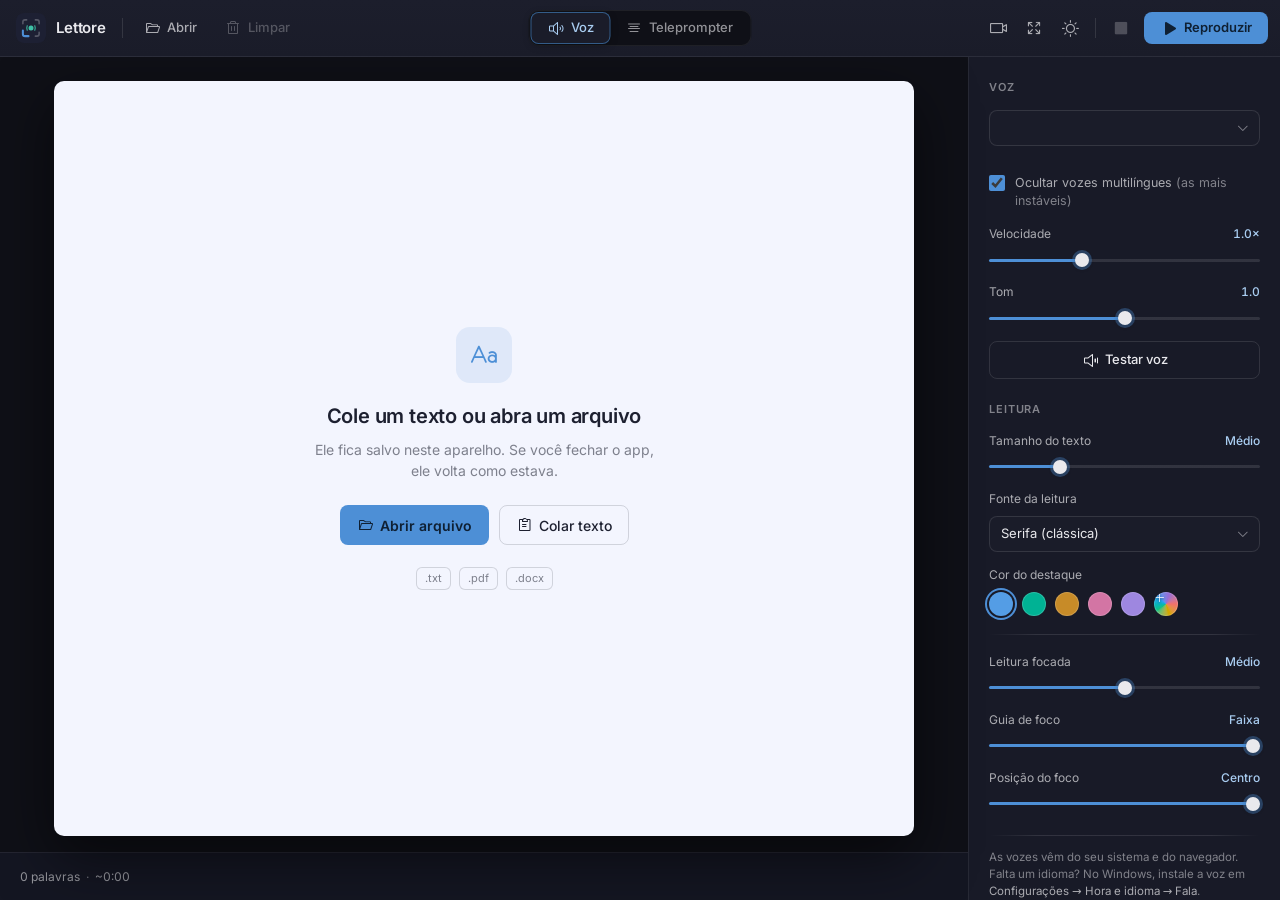
<file: index.html>
<!doctype html><html lang="pt-BR" data-theme="dark"><head><meta charset="utf-8"/><meta name="viewport" content="width=device-width,initial-scale=1,viewport-fit=cover"/><title>Lettore — leitor de textos com voz por IA</title><meta name="description" content="Leitor de textos em voz alta e teleprompter, em português e outros idiomas, com destaque acompanhando a leitura. Funciona offline no navegador."/><link rel="preload" href="fonts/Inter-400.ttf" as="font" type="font/ttf" crossorigin/><link rel="preload" href="fonts/phosphor-regular.woff" as="font" type="font/woff" crossorigin/><link rel="stylesheet" href="styles.css"/><link rel="icon" href="data:image/svg+xml,%3Csvg xmlns='http://www.w3.org/2000/svg' viewBox='0 0 96 96'%3E%3Crect width='96' height='96' rx='22' fill='%231D2033'/%3E%3Cpath d='M18 52 v14 a10 10 0 0 0 10 10 h14' fill='none' stroke='%234D8FD6' stroke-width='10' stroke-linecap='round'/%3E%3Ccircle cx='48' cy='46' r='12' fill='%233EC1A7'/%3E%3C/svg%3E"/><link rel="manifest" href="manifest.webmanifest"/><meta name="theme-color" content="#161826"/><link rel="apple-touch-icon" href="icons/apple-touch-icon.png"/><meta name="apple-mobile-web-app-capable" content="yes"/><meta name="mobile-web-app-capable" content="yes"/><meta name="apple-mobile-web-app-status-bar-style" content="black-translucent"/><meta name="apple-mobile-web-app-title" content="Lettore"/></head><body><div class="app" id="app"><header class="appbar"><div class="brand"><svg class="brand__mark" viewBox="0 0 96 96" width="30" height="30" aria-hidden="true"><rect width="96" height="96" rx="22" fill="#1D2033"/><path d="M22 34v-5a7 7 0 0 1 7-7h5M62 22h5a7 7 0 0 1 7 7v5M74 62v5a7 7 0 0 1-7 7h-5" fill="none" stroke="#E9E9ED" stroke-width="5" stroke-linecap="round" opacity=".28"/><path d="M22 56v11a7 7 0 0 0 7 7h11" fill="none" stroke="#4D8FD6" stroke-width="6.5" stroke-linecap="round"/><circle cx="48" cy="48" r="8" fill="#3EC1A7"/><path d="M36 41a15 15 0 0 0 0 14M60 41a15 15 0 0 1 0 14" fill="none" stroke="#3EC1A7" stroke-width="4.5" stroke-linecap="round" opacity=".7"/></svg> <strong class="brand__name">Lettore</strong></div><div class="appbar__file"><span class="vsep" aria-hidden="true"></span> <button id="openBtn" class="btn btn--quiet" type="button"><i class="ph ph-folder-open" aria-hidden="true"></i><span class="btn__label">Abrir</span></button> <button id="clearBtn" class="btn btn--quiet" type="button"><i class="ph ph-trash" aria-hidden="true"></i><span class="btn__label">Limpar</span></button></div><div class="modeseg" role="radiogroup" aria-label="Modo de leitura"><label class="modeseg__opt"><input id="modeVoice" type="radio" name="mode" value="voice" checked="checked"/><span><i class="ph ph-speaker-high" aria-hidden="true"></i>Voz</span></label> <label class="modeseg__opt"><input id="teleToggle" type="radio" name="mode" value="tele"/><span><i class="ph ph-text-align-center" aria-hidden="true"></i>Teleprompter</span></label></div><div class="appbar__actions"><button id="clearBtnM" class="ibtn appbar__mclear" type="button" aria-label="Limpar o texto" title="Limpar"><i class="ph ph-trash" aria-hidden="true"></i></button> <button id="cameraToggle" class="ibtn" type="button" aria-pressed="false" aria-label="Ativar câmera para gravar você lendo" title="Câmera (gravar você lendo)"><i class="ph ph-video-camera" aria-hidden="true"></i></button> <button id="menuToggle" class="ibtn" type="button" aria-pressed="false" aria-label="Tela cheia: esconder os ajustes" title="Tela cheia (esconde os ajustes)"><i class="ph ph-arrows-out" aria-hidden="true"></i></button> <button id="themeToggle" class="ibtn" type="button" aria-label="Alternar tema claro/escuro" title="Alternar tema"><i class="ph ph-sun icon-sun" aria-hidden="true"></i><i class="ph ph-moon icon-moon" aria-hidden="true"></i></button> <span class="vsep appbar__transport" aria-hidden="true"></span> <button id="stopBtn" class="ibtn appbar__transport" type="button" aria-label="Parar" title="Parar" disabled="disabled"><i class="ph-fill ph-stop" aria-hidden="true"></i></button> <button id="playBtn" class="btn btn--primary appbar__transport" type="button" aria-label="Reproduzir"><i class="ph-fill ph-play i-play" aria-hidden="true"></i><i class="ph-fill ph-pause i-pause" aria-hidden="true"></i> <span class="btn__label">Reproduzir</span></button></div></header><div id="notice" class="notice" role="status" hidden><i class="ph-fill ph-check-circle" aria-hidden="true"></i> <span id="noticeText" class="notice__text"></span> <button id="restartBtn" class="btn btn--teal" type="button">Recomeçar do início</button></div><div id="unsupported" class="banner banner--error" hidden><i class="ph-fill ph-warning-circle" aria-hidden="true"></i> Este navegador não tem síntese de voz. O teleprompter funciona; para ouvir, use o Chrome ou o Edge atualizados.</div><main class="workspace"><section class="stage" aria-label="Área de leitura"><div class="panel"><video id="camera" class="camera-bg" autoplay muted playsinline></video><textarea id="editor" class="editor" spellcheck="false" aria-label="Texto para ler"></textarea><div class="empty" id="emptyState"><div class="empty__icon"><i class="ph ph-text-aa" aria-hidden="true"></i></div><h2 class="empty__title">Cole um texto ou abra um arquivo</h2><p class="empty__text">Ele fica salvo neste aparelho. Se você fechar o app, ele volta como estava.</p><div class="empty__acts"><button id="emptyOpen" class="btn btn--primary btn--lg" type="button"><i class="ph ph-folder-open" aria-hidden="true"></i>Abrir arquivo</button> <button id="pasteBtn" class="btn btn--line btn--lg" type="button"><i class="ph ph-clipboard-text" aria-hidden="true"></i>Colar texto</button></div><div class="empty__fmt" aria-label="Formatos aceitos"><span>.txt</span><span>.pdf</span><span>.docx</span></div></div><div id="reader" class="reader" hidden tabindex="-1" aria-label="Texto em leitura. Toque em uma palavra para começar por ela."></div><div class="tele-guide" id="teleGuideEl" aria-hidden="true"></div><div id="recBadge" class="rec-badge" hidden><span class="rec-dot" aria-hidden="true"></span>REC <span id="recTime">00:00</span></div></div><div class="transport"><span id="progLabel" class="transport__prog"></span><div class="transport__track" aria-hidden="true"><i id="progFill"></i></div><span class="transport__meta"><span id="wordCount">0 palavras</span><span class="dot" aria-hidden="true">·</span><span id="timeEst">~0:00</span></span><div id="status" class="transport__status" role="status" aria-live="polite"></div></div></section><aside class="settings" id="settings" aria-label="Ajustes"><div class="sheet__head"><span class="sheet__grab" aria-hidden="true"></span><h2 class="sheet__title">Ajustes</h2><button id="sheetClose" class="ibtn" type="button" aria-label="Fechar ajustes"><i class="ph ph-x" aria-hidden="true"></i></button></div><div class="tabs" role="tablist" aria-label="Grupos de ajustes"><button id="tabMode" class="tabs__tab is-active" type="button" role="tab" aria-selected="true" data-tab="mode"><span class="only-voice">Voz</span><span class="only-tele">Teleprompter</span></button> <button id="tabRead" class="tabs__tab" type="button" role="tab" aria-selected="false" data-tab="read">Leitura</button></div><section class="group only-voice" data-tab="mode" aria-labelledby="gVoice"><h3 class="group__title" id="gVoice">Voz</h3><div class="field"><label for="language" class="sr-only">Idioma</label><div class="select-wrap"><select id="language" aria-label="Idioma"></select></div></div><select id="voice" hidden aria-hidden="true" tabindex="-1"></select><div id="voiceList" class="voices" role="radiogroup" aria-label="Voz"></div><p id="voiceHint" class="field__hint" hidden></p><label class="check-row" for="hideMultilingual"><input id="hideMultilingual" type="checkbox" checked="checked"/> <span>Ocultar vozes multilíngues <em>(as mais instáveis)</em></span></label><div class="field"><label for="rate">Velocidade<output id="rateVal" for="rate">1.0×</output></label> <input id="rate" type="range" min="0.5" max="2" step="0.1" value="1"/></div><div class="field"><label for="pitch">Tom<output id="pitchVal" for="pitch">1.0</output></label> <input id="pitch" type="range" min="0" max="2" step="0.1" value="1"/></div><button id="testBtn" class="btn btn--line btn--block" type="button"><i class="ph ph-speaker-simple-high" aria-hidden="true"></i><span class="btn__label">Testar voz</span></button></section><section class="group only-tele" data-tab="mode" aria-labelledby="gTele"><h3 class="group__title" id="gTele">Teleprompter</h3><div class="field tele-speed" id="teleSpeedField"><label for="teleSpeed">Velocidade do texto<output id="teleSpeedVal" for="teleSpeed">1.0×</output></label> <input id="teleSpeed" type="range" min="60" max="400" step="10" value="160"/></div><p class="field__hint">Sem áudio: o texto sobe sozinho. Ligue a câmera para gravar você lendo; a gravação começa no Play.</p></section><section class="group" data-tab="read" aria-labelledby="gRead"><h3 class="group__title" id="gRead">Leitura</h3><div class="field"><label for="fontSize">Tamanho do texto<output id="fontSizeVal" for="fontSize">Médio</output></label> <input id="fontSize" type="range" min="1" max="5" step="1" value="2"/></div><div class="field"><label for="readFont">Fonte da leitura</label><div class="select-wrap"><select id="readFont"><option value="serif">Serifa (clássica)</option><option value="serif-modern">Serifa moderna</option><option value="elegant">Elegante (Palatino)</option><option value="slab">Slab (robusta)</option><option value="sans">Sem serifa</option><option value="humanist">Humanista (mais legível)</option><option value="friendly">Arredondada</option><option value="condensed">Condensada</option><option value="mono">Monoespaçada</option></select></div></div><div class="field"><span class="field__label">Cor do destaque</span><div class="swatches" id="swatches"><label class="swatch swatch--custom" title="Escolher cor personalizada"><i class="ph ph-plus" aria-hidden="true"></i> <input id="accentColor" type="color" value="#4D8FD6" aria-label="Cor personalizada"/></label></div></div><div class="hr" aria-hidden="true"></div><div class="field" id="teleFocusField"><label for="teleFocus">Leitura focada<output id="teleFocusVal" for="teleFocus">Médio</output></label> <input id="teleFocus" type="range" min="0" max="10" step="1" value="5"/></div><div class="field" id="teleGuideField"><label for="teleGuide">Guia de foco<output id="teleGuideVal" for="teleGuide">Faixa</output></label> <input id="teleGuide" type="range" min="0" max="2" step="1" value="2"/></div><div class="field" id="focusPosField"><label for="focusPos">Posição do foco<output id="focusPosVal" for="focusPos">Centro</output></label> <input id="focusPos" type="range" min="20" max="50" step="2" value="50"/></div></section><footer class="settings__foot"><p class="settings__note">As vozes vêm do seu sistema e do navegador. Falta um idioma? No Windows, instale a voz em <em>Configurações → Hora e idioma → Fala</em>.</p><p class="credit"><strong>Lettore</strong> <span id="appVersion" class="credit__ver"></span> · por Maicon J. Biondo · <a class="credit__link" href="marca.html">Marca</a></p></footer></aside></main><nav class="dock" aria-label="Controles"><button id="dockOpen" class="dock__side dock__open" type="button"><i class="ph ph-folder-open" aria-hidden="true"></i>Abrir</button> <button id="dockStop" class="dock__side dock__stop" type="button"><i class="ph-fill ph-stop" aria-hidden="true"></i>Parar</button> <button id="dockPlay" class="dock__play" type="button" aria-label="Reproduzir"><i class="ph-fill ph-play i-play" aria-hidden="true"></i><i class="ph-fill ph-pause i-pause" aria-hidden="true"></i></button> <button id="dockSettings" class="dock__side" type="button" aria-expanded="false" aria-controls="settings"><i class="ph ph-sliders-horizontal" aria-hidden="true"></i>Ajustes</button></nav><div id="scrim" class="scrim" hidden></div><div id="saveBar" class="save-card" role="dialog" aria-labelledby="saveTitle" hidden><div class="save-card__thumb"><video id="savePreview" muted playsinline preload="metadata"></video><span id="saveDur" class="save-card__dur"></span></div><div class="save-card__body"><strong id="saveTitle" class="save-card__title"><i class="ph-fill ph-check-circle" aria-hidden="true"></i>Vídeo pronto</strong> <small id="saveMeta" class="save-card__meta"></small><div class="save-card__acts"><button id="discardVideoBtn" class="btn btn--line" type="button">Descartar</button> <button id="saveVideoBtn" class="btn btn--primary" type="button"><i class="ph ph-download-simple" aria-hidden="true"></i><span class="btn__label">Salvar vídeo</span></button></div></div></div><div class="floatbar" role="toolbar" aria-label="Controles (tela cheia)"><div class="floatbar__row"><button id="fbOpen" class="fbtn" type="button" aria-label="Abrir arquivo"><i class="ph ph-folder-open" aria-hidden="true"></i></button> <button id="fbStop" class="fbtn" type="button" aria-label="Parar" disabled="disabled"><i class="ph-fill ph-stop" aria-hidden="true"></i></button> <button id="fbPlay" class="fbtn fbtn--main" type="button" aria-label="Reproduzir"><i class="ph-fill ph-play i-play" aria-hidden="true"></i><i class="ph-fill ph-pause i-pause" aria-hidden="true"></i></button> <button id="fbTele" class="fbtn" type="button" aria-pressed="false" aria-label="Alternar modo teleprompter"><i class="ph ph-text-align-center" aria-hidden="true"></i></button> <button id="fbExit" class="fbtn" type="button" aria-label="Sair da tela cheia"><i class="ph ph-arrows-in" aria-hidden="true"></i></button></div><div class="floatspeed"><i class="ph ph-gauge" aria-hidden="true"></i> <input id="teleSpeedQuick" type="range" min="60" max="400" step="10" value="160" aria-label="Velocidade do texto"/><output id="teleSpeedQuickVal" for="teleSpeedQuick">1.0×</output></div></div><input id="fileInput" type="file" accept=".txt,.pdf,.docx,text/plain" hidden/></div><script>if ("serviceWorker" in navigator && location.protocol.startsWith("http")) {
      addEventListener("load", () => navigator.serviceWorker.register("sw.js").catch(() => {}));
    }</script><script src="lib/pdf.min.js"></script><script src="lib/mammoth.browser.min.js"></script><script src="app.js"></script></body></html>
</file>
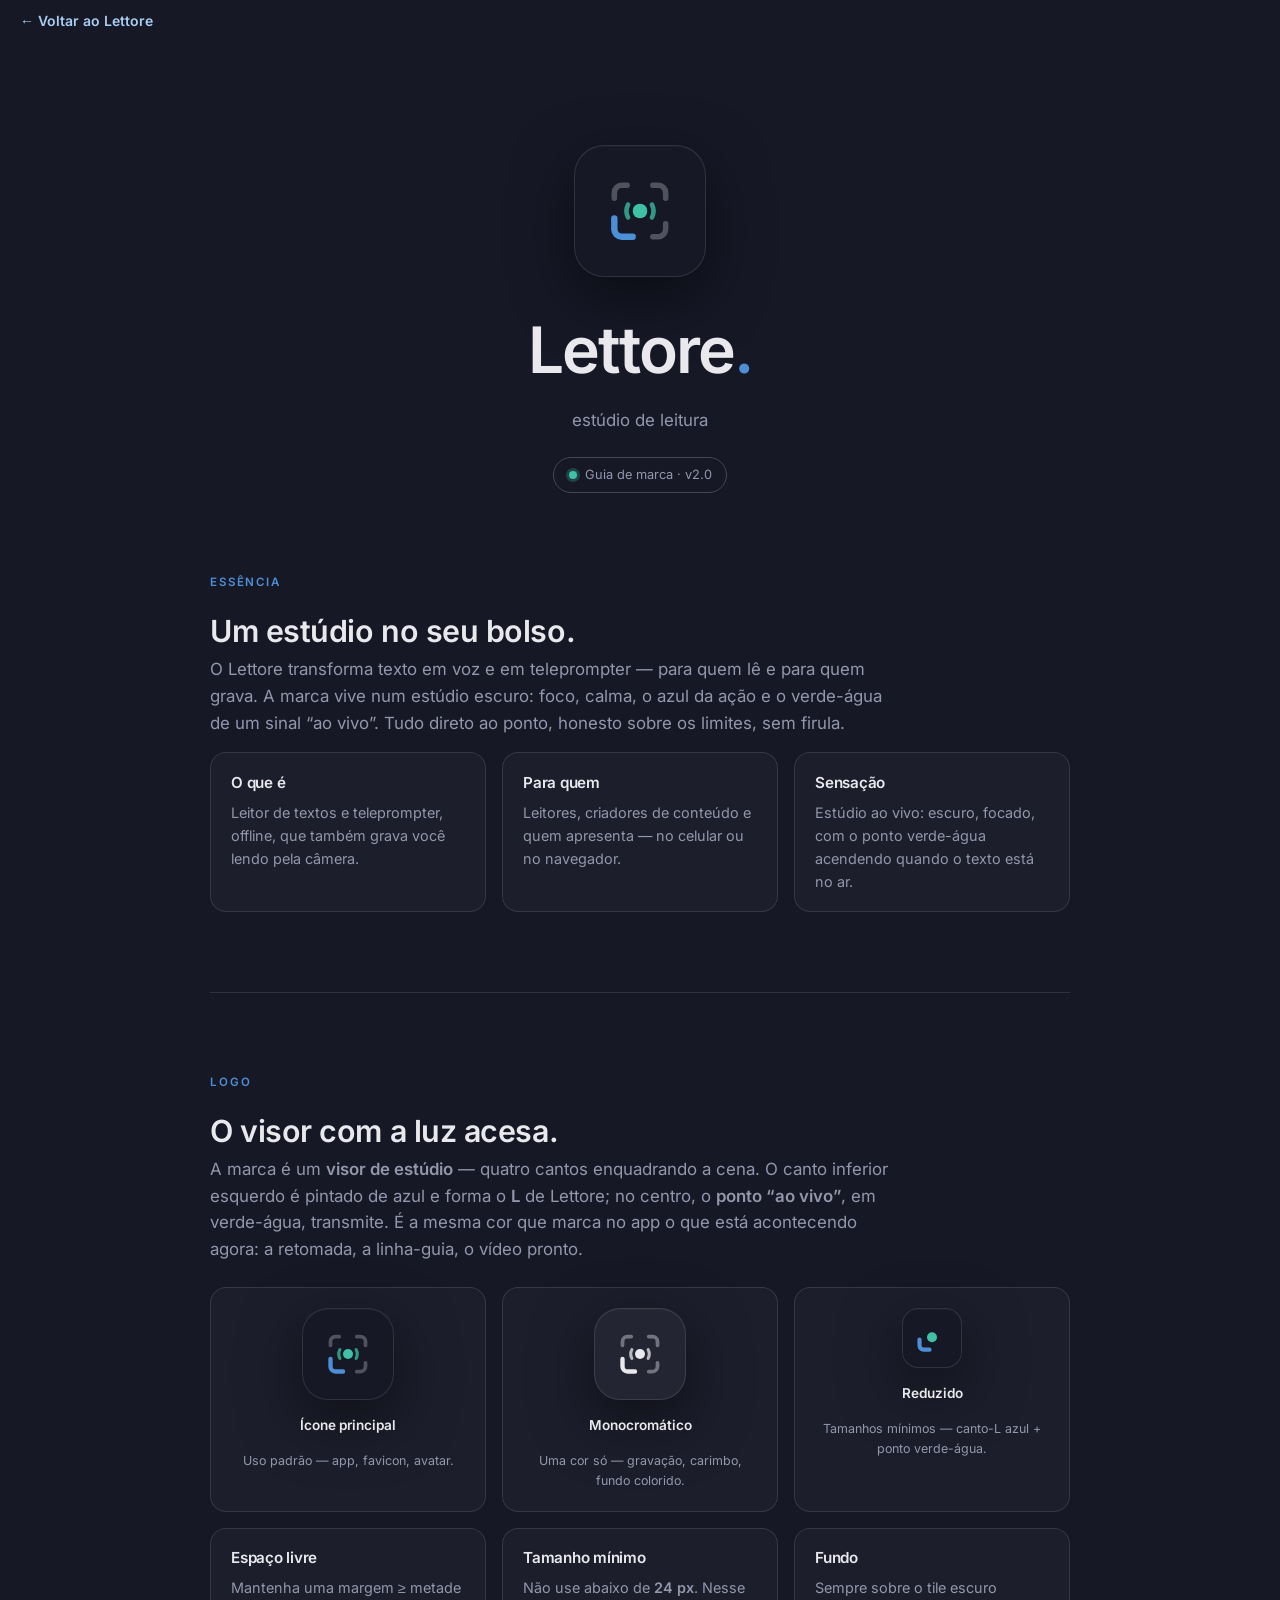
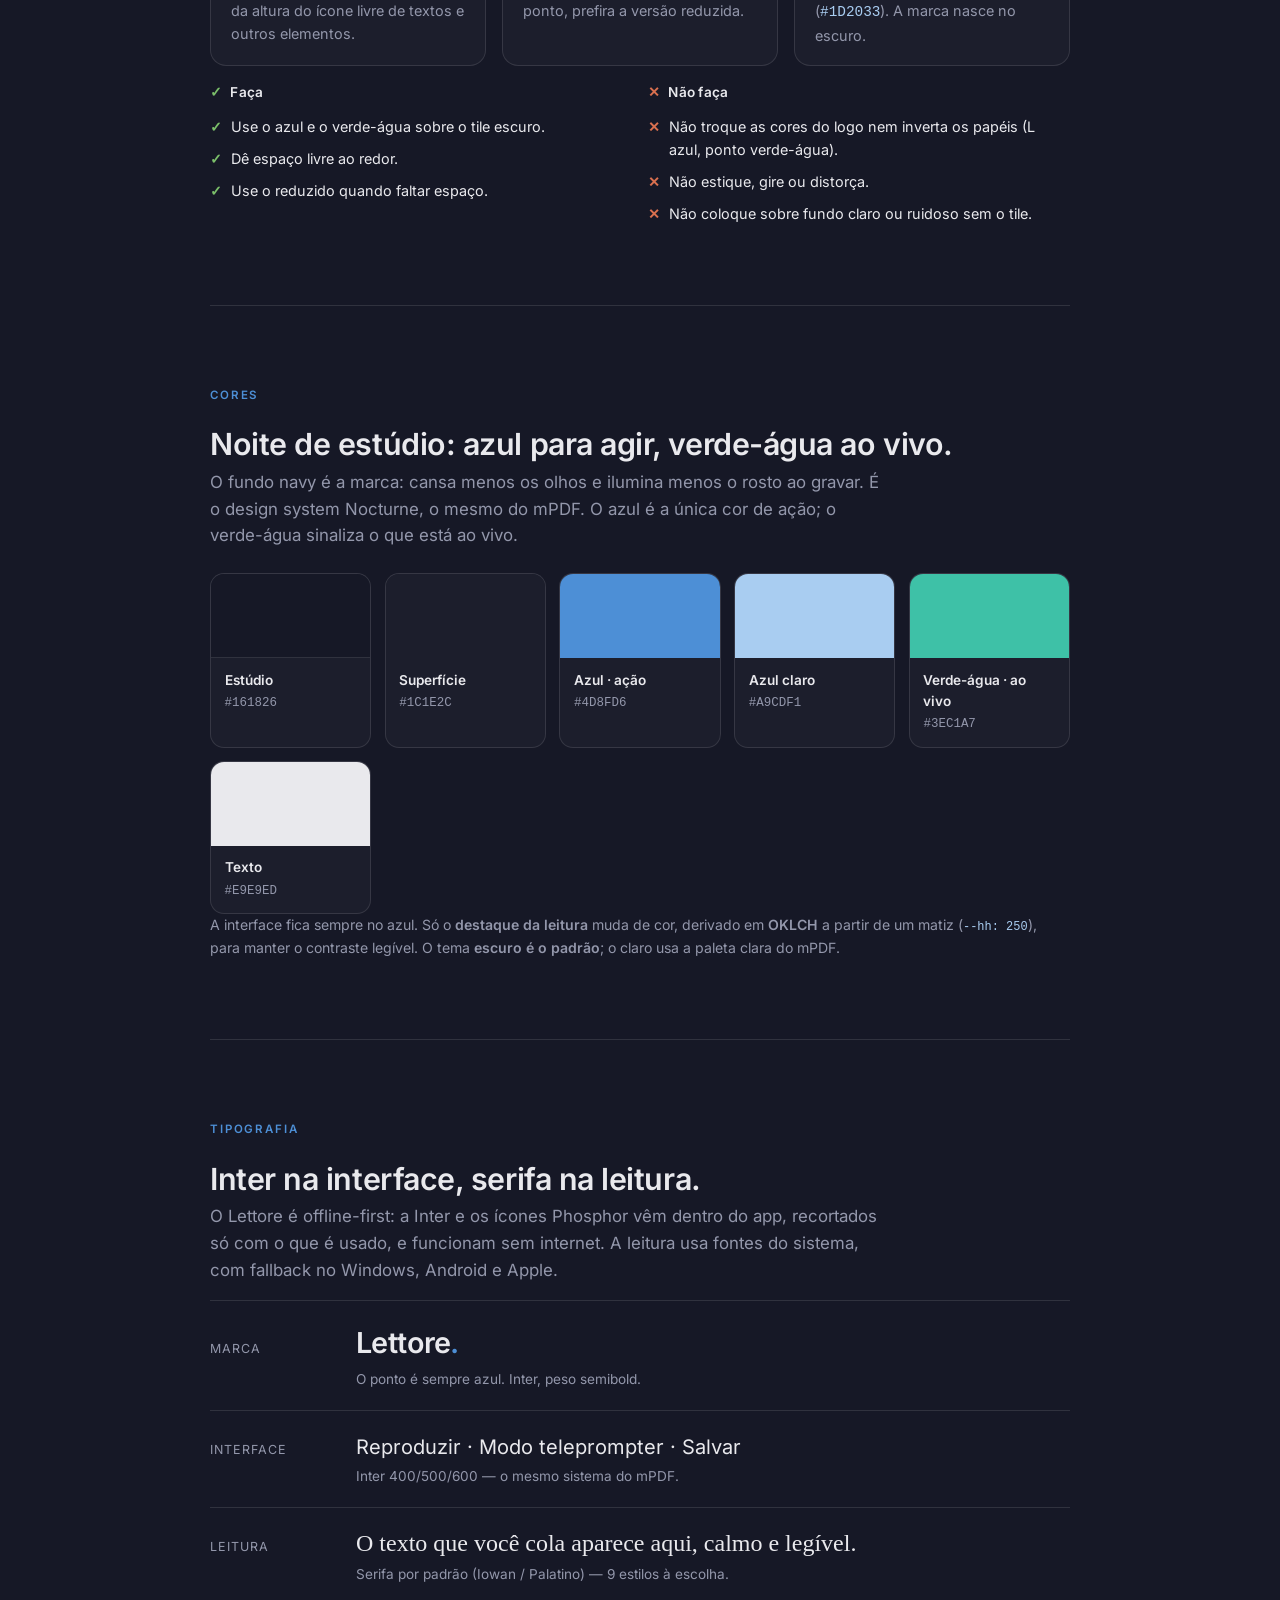
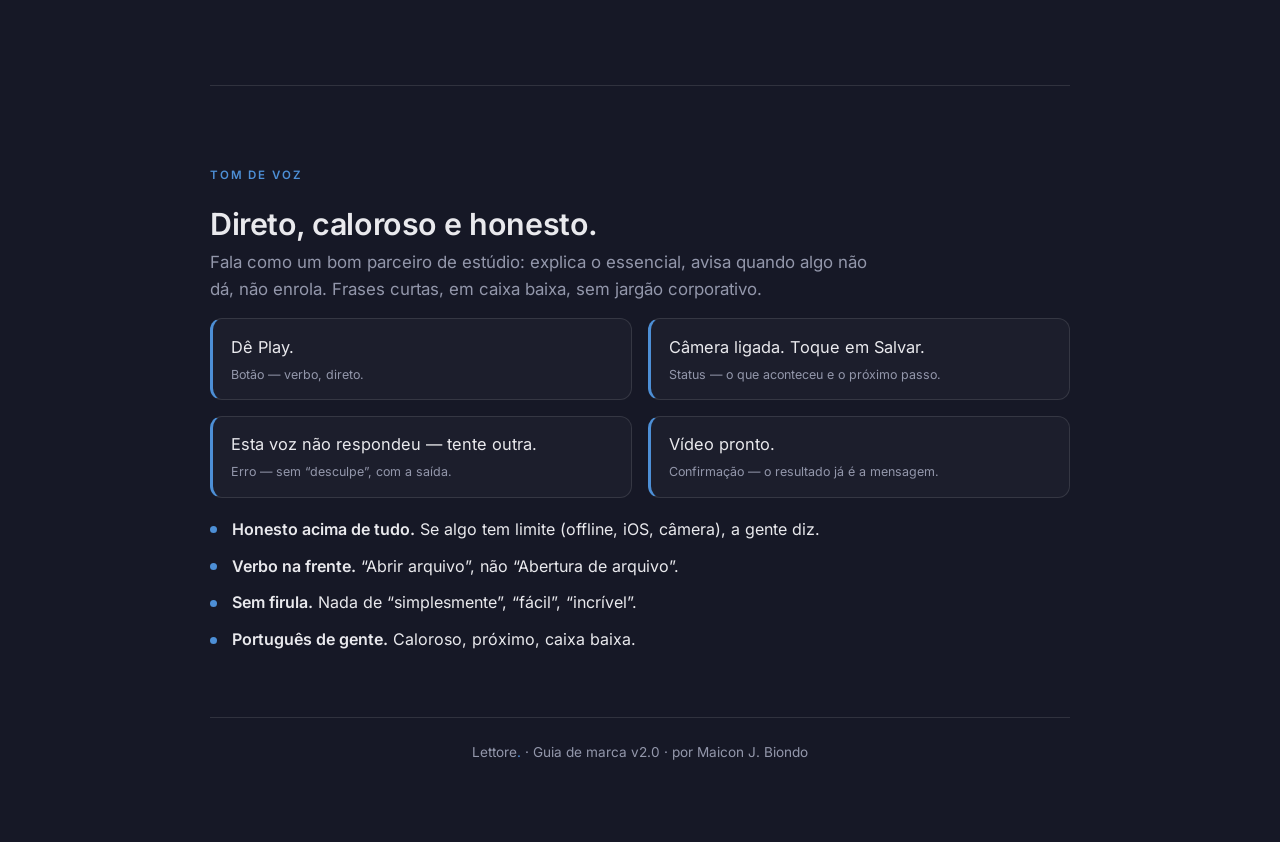
<file: marca.html>
<!doctype html>
<html lang="pt-BR">
<head>
<meta charset="utf-8" />
<meta name="viewport" content="width=device-width, initial-scale=1, viewport-fit=cover" />
<meta name="theme-color" content="#161826" />
<meta name="description" content="Guia de marca do Lettore: logo, cores, tipografia e tom de voz." />
<link rel="icon" href="icons/icon-192.png" />
<style>body{margin:0;background:#161826}.backbar{position:sticky;top:0;z-index:9;padding:12px 20px;background:#161826;font:600 14px Inter,-apple-system,"Segoe UI",Roboto,sans-serif}.backbar a{color:#A9CDF1;text-decoration:none}</style>
<title>Lettore — Guia de marca</title>
<style>
  @font-face { font-family: "Inter"; font-weight: 400; font-display: swap; src: url("fonts/Inter-400.ttf") format("truetype"); }
  @font-face { font-family: "Inter"; font-weight: 500 700; font-display: swap; src: url("fonts/Inter-600.ttf") format("truetype"); }
  :root {
    --studio: #161826;
    --surface: #1C1E2C;
    --surface-2: #232532;
    --amber: #4D8FD6;
    --live: #3EC1A7;
    --amber-light: #A9CDF1;
    --amber-deep: #2F6FB5;
    --cream: #E9E9ED;
    --muted: #9397AB;
    --line: rgba(233, 233, 237, 0.12);
    --line-strong: rgba(233, 233, 237, 0.22);
    --ok: #7bbf6a;
    --no: #d9704f;
    --sans: "Inter", -apple-system, "Segoe UI", Roboto, "Helvetica Neue", Arial, sans-serif;
    --serif: "Iowan Old Style", "Palatino Linotype", Palatino, Georgia, serif;
    --mono: "SF Mono", "Cascadia Code", Menlo, Consolas, monospace;
  }
  * { box-sizing: border-box; }
  .bg {
    background: var(--studio);
    color: var(--cream);
    font-family: var(--sans);
    line-height: 1.6;
    padding: clamp(1.5rem, 5vw, 4rem) 1.25rem 5rem;
  }
  .wrap { max-width: 860px; margin: 0 auto; }
  .bg :is(h1, h2, h3) { margin: 0; font-weight: 650; letter-spacing: -0.015em; text-wrap: balance; }
  .bg p { margin: 0; }

  .eyebrow {
    font-size: 0.72rem; font-weight: 600; letter-spacing: 0.16em;
    text-transform: uppercase; color: var(--amber);
  }
  .section { margin-top: clamp(3rem, 7vw, 5rem); animation: rise 0.7s cubic-bezier(0.22,1,0.36,1) both; }
  .section > .eyebrow { display: block; margin-bottom: 1rem; }
  .section > h2 { font-size: clamp(1.4rem, 3.5vw, 1.9rem); }
  .lede { color: var(--muted); font-size: 1.05rem; max-width: 62ch; margin-top: 0.6rem; }
  .rule { height: 1px; background: var(--line); border: 0; margin-top: clamp(3rem, 7vw, 5rem); }

  /* Hero */
  .hero { text-align: center; padding: clamp(1rem, 4vw, 2.5rem) 0 0; animation: rise 0.8s cubic-bezier(0.22,1,0.36,1) both; }
  .tile {
    display: inline-grid; place-items: center;
    background: var(--studio);
    border: 1px solid var(--line);
    border-radius: 26px;
    box-shadow: 0 20px 60px rgba(0,0,0,0.5), inset 0 1px 0 rgba(255,255,255,0.03);
  }
  .hero .tile { width: 132px; height: 132px; border-radius: 30px; }
  .hero h1 {
    font-size: clamp(2.6rem, 9vw, 4rem); margin-top: 1.4rem;
    letter-spacing: -0.03em; font-weight: 650;
  }
  .hero h1 .dot { color: var(--amber); }
  .hero .tag { color: var(--muted); font-size: 1.05rem; margin-top: 0.3rem; }
  .badge {
    display: inline-flex; align-items: center; gap: 0.5rem; margin-top: 1.5rem;
    padding: 0.4rem 0.9rem; border: 1px solid var(--line-strong); border-radius: 999px;
    font-size: 0.8rem; color: var(--muted);
  }
  .badge .live { width: 8px; height: 8px; border-radius: 50%; background: var(--live); box-shadow: 0 0 0 3px rgba(62, 193, 167, .25); }

  /* Logo variations */
  .grid { display: grid; gap: 1rem; }
  .cols-3 { grid-template-columns: repeat(auto-fit, minmax(200px, 1fr)); }
  .cols-2 { grid-template-columns: repeat(auto-fit, minmax(240px, 1fr)); }
  .card {
    background: var(--surface); border: 1px solid var(--line); border-radius: 16px;
    padding: 1.25rem;
  }
  .logo-cell { display: flex; flex-direction: column; align-items: center; gap: 0.9rem; }
  .logo-cell .tile { width: 92px; height: 92px; }
  .logo-cell .name { font-size: 0.85rem; font-weight: 600; }
  .logo-cell .note { font-size: 0.78rem; color: var(--muted); text-align: center; }

  /* Clear space + min size row */
  .specs { display: grid; grid-template-columns: repeat(auto-fit, minmax(220px, 1fr)); gap: 1rem; margin-top: 1rem; }
  .spec { background: var(--surface); border: 1px solid var(--line); border-radius: 16px; padding: 1.1rem 1.25rem; }
  .spec h3 { font-size: 0.95rem; margin-bottom: 0.35rem; }
  .spec p { font-size: 0.9rem; color: var(--muted); }

  /* Do / Don't */
  .rules-2 { display: grid; grid-template-columns: 1fr 1fr; gap: 1rem; margin-top: 1rem; }
  @media (max-width: 560px) { .rules-2 { grid-template-columns: 1fr; } }
  .rulecol h3 { font-size: 0.85rem; letter-spacing: 0.02em; margin-bottom: 0.7rem; display: flex; align-items: center; gap: 0.5rem; }
  .rulecol ul { list-style: none; margin: 0; padding: 0; display: flex; flex-direction: column; gap: 0.55rem; }
  .rulecol li { font-size: 0.9rem; color: var(--cream); padding-left: 1.3rem; position: relative; }
  .rulecol li::before { position: absolute; left: 0; top: 0; font-weight: 700; }
  .do li::before { content: "✓"; color: var(--ok); }
  .dont li::before { content: "✕"; color: var(--no); }
  .tick { color: var(--ok); } .cross { color: var(--no); }

  /* Colors */
  .swatches { display: grid; grid-template-columns: repeat(auto-fit, minmax(150px, 1fr)); gap: 0.85rem; }
  .sw { border: 1px solid var(--line); border-radius: 14px; overflow: hidden; background: var(--surface); }
  .sw .chip { height: 84px; }
  .sw .meta { padding: 0.7rem 0.85rem; }
  .sw .role { font-size: 0.85rem; font-weight: 600; }
  .sw .hex { font-family: var(--mono); font-size: 0.78rem; color: var(--muted); margin-top: 0.15rem; text-transform: uppercase; }
  .note-oklch { margin-top: 1rem; font-size: 0.88rem; color: var(--muted); }
  .note-oklch code { font-family: var(--mono); color: var(--amber-light); font-size: 0.85em; }

  /* Typography */
  .type-row { border-top: 1px solid var(--line); padding: 1.2rem 0; display: grid; grid-template-columns: 130px 1fr; gap: 1rem; align-items: baseline; }
  @media (max-width: 560px) { .type-row { grid-template-columns: 1fr; gap: 0.4rem; } }
  .type-row .k { font-size: 0.78rem; color: var(--muted); text-transform: uppercase; letter-spacing: 0.08em; }
  .type-row .sample-serif { font-family: var(--serif); font-size: 1.5rem; line-height: 1.4; }
  .type-row .sample-sans { font-family: var(--sans); font-size: 1.25rem; }
  .type-row .sample-word { font-size: 1.8rem; font-weight: 650; letter-spacing: -0.02em; }
  .type-row .sub { font-size: 0.85rem; color: var(--muted); margin-top: 0.2rem; }

  /* Voice */
  .voice-grid { display: grid; grid-template-columns: 1fr 1fr; gap: 1rem; margin-top: 1rem; }
  @media (max-width: 560px) { .voice-grid { grid-template-columns: 1fr; } }
  .quote { background: var(--surface); border: 1px solid var(--line); border-left: 3px solid var(--amber); border-radius: 12px; padding: 0.9rem 1.1rem; font-size: 1.02rem; }
  .quote span { display: block; font-size: 0.78rem; color: var(--muted); margin-top: 0.3rem; }
  .principles { list-style: none; margin: 1.2rem 0 0; padding: 0; display: flex; flex-direction: column; gap: 0.7rem; }
  .principles li { padding-left: 1.4rem; position: relative; color: var(--cream); }
  .principles li::before { content: ""; position: absolute; left: 0; top: 0.6em; width: 7px; height: 7px; background: var(--amber); border-radius: 50%; }
  .principles b { font-weight: 650; }

  footer.foot { margin-top: 4rem; padding-top: 1.5rem; border-top: 1px solid var(--line); text-align: center; color: var(--muted); font-size: 0.85rem; }
  footer.foot .dot { color: var(--amber); }

  @keyframes rise { from { opacity: 0; transform: translateY(14px); } to { opacity: 1; transform: none; } }
  @media (prefers-reduced-motion: reduce) { .section, .hero { animation: none; } }
</style>

</head>
<body>
<div class="backbar"><a href="./index.html">← Voltar ao Lettore</a></div>
<div class="bg">
  <div class="wrap">

    <header class="hero">
      <span class="tile">
        <svg viewBox="0 0 96 96" width="88" height="88" aria-label="Marca Lettore">
          <path d="M20 34 v-6 a8 8 0 0 1 8-8 h6" fill="none" stroke="#E9E9ED" stroke-width="6" stroke-linecap="round" opacity="0.28"/>
          <path d="M62 20 h6 a8 8 0 0 1 8 8 v6" fill="none" stroke="#E9E9ED" stroke-width="6" stroke-linecap="round" opacity="0.28"/>
          <path d="M76 62 v6 a8 8 0 0 1 -8 8 h-6" fill="none" stroke="#E9E9ED" stroke-width="6" stroke-linecap="round" opacity="0.28"/>
          <path d="M20 56 v12 a8 8 0 0 0 8 8 h12" fill="none" stroke="#4D8FD6" stroke-width="7" stroke-linecap="round"/>
          <circle cx="48" cy="48" r="8" fill="#3EC1A7"/>
          <path d="M35 41 a15 15 0 0 0 0 14" fill="none" stroke="#3EC1A7" stroke-width="5" stroke-linecap="round" opacity="0.75"/>
          <path d="M61 41 a15 15 0 0 1 0 14" fill="none" stroke="#3EC1A7" stroke-width="5" stroke-linecap="round" opacity="0.75"/>
        </svg>
      </span>
      <h1>Lettore<span class="dot">.</span></h1>
      <p class="tag">estúdio de leitura</p>
      <span class="badge"><span class="live"></span> Guia de marca · v2.0</span>
    </header>

    <section class="section">
      <span class="eyebrow">Essência</span>
      <h2>Um estúdio no seu bolso.</h2>
      <p class="lede">O Lettore transforma texto em voz e em teleprompter — para quem lê e para quem grava. A marca vive num estúdio escuro: foco, calma, o azul da ação e o verde-água de um sinal “ao vivo”. Tudo direto ao ponto, honesto sobre os limites, sem firula.</p>
      <div class="specs">
        <div class="spec"><h3>O que é</h3><p>Leitor de textos e teleprompter, offline, que também grava você lendo pela câmera.</p></div>
        <div class="spec"><h3>Para quem</h3><p>Leitores, criadores de conteúdo e quem apresenta — no celular ou no navegador.</p></div>
        <div class="spec"><h3>Sensação</h3><p>Estúdio ao vivo: escuro, focado, com o ponto verde-água acendendo quando o texto está no ar.</p></div>
      </div>
    </section>

    <hr class="rule" />

    <section class="section">
      <span class="eyebrow">Logo</span>
      <h2>O visor com a luz acesa.</h2>
      <p class="lede">A marca é um <b>visor de estúdio</b> — quatro cantos enquadrando a cena. O canto inferior esquerdo é pintado de azul e forma o <b>L</b> de Lettore; no centro, o <b>ponto “ao vivo”</b>, em verde-água, transmite. É a mesma cor que marca no app o que está acontecendo agora: a retomada, a linha-guia, o vídeo pronto.</p>

      <div class="grid cols-3" style="margin-top:1.5rem">
        <div class="card logo-cell">
          <span class="tile">
            <svg viewBox="0 0 96 96" width="60" height="60" aria-hidden="true">
              <path d="M20 34 v-6 a8 8 0 0 1 8-8 h6" fill="none" stroke="#E9E9ED" stroke-width="6" stroke-linecap="round" opacity="0.28"/>
              <path d="M62 20 h6 a8 8 0 0 1 8 8 v6" fill="none" stroke="#E9E9ED" stroke-width="6" stroke-linecap="round" opacity="0.28"/>
              <path d="M76 62 v6 a8 8 0 0 1 -8 8 h-6" fill="none" stroke="#E9E9ED" stroke-width="6" stroke-linecap="round" opacity="0.28"/>
              <path d="M20 56 v12 a8 8 0 0 0 8 8 h12" fill="none" stroke="#4D8FD6" stroke-width="7" stroke-linecap="round"/>
              <circle cx="48" cy="48" r="8" fill="#3EC1A7"/>
              <path d="M35 41 a15 15 0 0 0 0 14" fill="none" stroke="#3EC1A7" stroke-width="5" stroke-linecap="round" opacity="0.75"/>
              <path d="M61 41 a15 15 0 0 1 0 14" fill="none" stroke="#3EC1A7" stroke-width="5" stroke-linecap="round" opacity="0.75"/>
            </svg>
          </span>
          <span class="name">Ícone principal</span>
          <span class="note">Uso padrão — app, favicon, avatar.</span>
        </div>
        <div class="card logo-cell">
          <span class="tile" style="background:var(--surface-2)">
            <svg viewBox="0 0 96 96" width="60" height="60" aria-hidden="true" style="color:var(--cream)">
              <path d="M20 34 v-6 a8 8 0 0 1 8-8 h6" fill="none" stroke="currentColor" stroke-width="6" stroke-linecap="round" opacity="0.4"/>
              <path d="M62 20 h6 a8 8 0 0 1 8 8 v6" fill="none" stroke="currentColor" stroke-width="6" stroke-linecap="round" opacity="0.4"/>
              <path d="M76 62 v6 a8 8 0 0 1 -8 8 h-6" fill="none" stroke="currentColor" stroke-width="6" stroke-linecap="round" opacity="0.4"/>
              <path d="M20 56 v12 a8 8 0 0 0 8 8 h12" fill="none" stroke="currentColor" stroke-width="7" stroke-linecap="round"/>
              <circle cx="48" cy="48" r="8" fill="currentColor"/>
              <path d="M35 41 a15 15 0 0 0 0 14" fill="none" stroke="currentColor" stroke-width="5" stroke-linecap="round" opacity="0.75"/>
              <path d="M61 41 a15 15 0 0 1 0 14" fill="none" stroke="currentColor" stroke-width="5" stroke-linecap="round" opacity="0.75"/>
            </svg>
          </span>
          <span class="name">Monocromático</span>
          <span class="note">Uma cor só — gravação, carimbo, fundo colorido.</span>
        </div>
        <div class="card logo-cell">
          <span class="tile" style="width:60px;height:60px;border-radius:16px">
            <svg viewBox="0 0 96 96" width="40" height="40" aria-hidden="true">
              <path d="M18 52 v14 a10 10 0 0 0 10 10 h14" fill="none" stroke="#4D8FD6" stroke-width="10" stroke-linecap="round"/>
              <circle cx="48" cy="46" r="12" fill="#3EC1A7"/>
            </svg>
          </span>
          <span class="name">Reduzido</span>
          <span class="note">Tamanhos mínimos — canto-L azul + ponto verde-água.</span>
        </div>
      </div>

      <div class="specs">
        <div class="spec"><h3>Espaço livre</h3><p>Mantenha uma margem ≥ metade da altura do ícone livre de textos e outros elementos.</p></div>
        <div class="spec"><h3>Tamanho mínimo</h3><p>Não use abaixo de <b>24&nbsp;px</b>. Nesse ponto, prefira a versão reduzida.</p></div>
        <div class="spec"><h3>Fundo</h3><p>Sempre sobre o tile escuro (<span style="font-family:var(--mono);color:var(--amber-light)">#1D2033</span>). A marca nasce no escuro.</p></div>
      </div>

      <div class="rules-2">
        <div class="rulecol do">
          <h3><span class="tick">✓</span> Faça</h3>
          <ul>
            <li>Use o azul e o verde-água sobre o tile escuro.</li>
            <li>Dê espaço livre ao redor.</li>
            <li>Use o reduzido quando faltar espaço.</li>
          </ul>
        </div>
        <div class="rulecol dont">
          <h3><span class="cross">✕</span> Não faça</h3>
          <ul>
            <li>Não troque as cores do logo nem inverta os papéis (L azul, ponto verde-água).</li>
            <li>Não estique, gire ou distorça.</li>
            <li>Não coloque sobre fundo claro ou ruidoso sem o tile.</li>
          </ul>
        </div>
      </div>
    </section>

    <hr class="rule" />

    <section class="section">
      <span class="eyebrow">Cores</span>
      <h2>Noite de estúdio: azul para agir, verde-água ao vivo.</h2>
      <p class="lede">O fundo navy é a marca: cansa menos os olhos e ilumina menos o rosto ao gravar. É o design system Nocturne, o mesmo do mPDF. O azul é a única cor de ação; o verde-água sinaliza o que está ao vivo.</p>
      <div class="swatches" style="margin-top:1.5rem">
        <div class="sw"><div class="chip" style="background:#161826;border-bottom:1px solid var(--line)"></div><div class="meta"><div class="role">Estúdio</div><div class="hex">#161826</div></div></div>
        <div class="sw"><div class="chip" style="background:#1C1E2C"></div><div class="meta"><div class="role">Superfície</div><div class="hex">#1C1E2C</div></div></div>
        <div class="sw"><div class="chip" style="background:#4D8FD6"></div><div class="meta"><div class="role">Azul · ação</div><div class="hex">#4D8FD6</div></div></div>
        <div class="sw"><div class="chip" style="background:#A9CDF1"></div><div class="meta"><div class="role">Azul claro</div><div class="hex">#A9CDF1</div></div></div>
        <div class="sw"><div class="chip" style="background:#3EC1A7"></div><div class="meta"><div class="role">Verde-água · ao vivo</div><div class="hex">#3EC1A7</div></div></div>
        <div class="sw"><div class="chip" style="background:#E9E9ED"></div><div class="meta"><div class="role">Texto</div><div class="hex">#E9E9ED</div></div></div>
      </div>
      <p class="note-oklch">A interface fica sempre no azul. Só o <b>destaque da leitura</b> muda de cor, derivado em <b>OKLCH</b> a partir de um matiz (<code>--hh: 250</code>), para manter o contraste legível. O tema <b>escuro é o padrão</b>; o claro usa a paleta clara do mPDF.</p>
    </section>

    <hr class="rule" />

    <section class="section">
      <span class="eyebrow">Tipografia</span>
      <h2>Inter na interface, serifa na leitura.</h2>
      <p class="lede">O Lettore é offline-first: a Inter e os ícones Phosphor vêm dentro do app, recortados só com o que é usado, e funcionam sem internet. A leitura usa fontes do sistema, com fallback no Windows, Android e Apple.</p>
      <div style="margin-top:1rem">
        <div class="type-row">
          <div class="k">Marca</div>
          <div><div class="sample-word">Lettore<span style="color:var(--amber)">.</span></div><div class="sub">O ponto é sempre azul. Inter, peso semibold.</div></div>
        </div>
        <div class="type-row">
          <div class="k">Interface</div>
          <div><div class="sample-sans">Reproduzir · Modo teleprompter · Salvar</div><div class="sub">Inter 400/500/600 — o mesmo sistema do mPDF.</div></div>
        </div>
        <div class="type-row">
          <div class="k">Leitura</div>
          <div><div class="sample-serif">O texto que você cola aparece aqui, calmo e legível.</div><div class="sub">Serifa por padrão (Iowan / Palatino) — 9 estilos à escolha.</div></div>
        </div>
      </div>
    </section>

    <hr class="rule" />

    <section class="section">
      <span class="eyebrow">Tom de voz</span>
      <h2>Direto, caloroso e honesto.</h2>
      <p class="lede">Fala como um bom parceiro de estúdio: explica o essencial, avisa quando algo não dá, não enrola. Frases curtas, em caixa baixa, sem jargão corporativo.</p>
      <div class="voice-grid">
        <div class="quote">Dê Play.<span>Botão — verbo, direto.</span></div>
        <div class="quote">Câmera ligada. Toque em Salvar.<span>Status — o que aconteceu e o próximo passo.</span></div>
        <div class="quote">Esta voz não respondeu — tente outra.<span>Erro — sem “desculpe”, com a saída.</span></div>
        <div class="quote">Vídeo pronto.<span>Confirmação — o resultado já é a mensagem.</span></div>
      </div>
      <ul class="principles">
        <li><b>Honesto acima de tudo.</b> Se algo tem limite (offline, iOS, câmera), a gente diz.</li>
        <li><b>Verbo na frente.</b> “Abrir arquivo”, não “Abertura de arquivo”.</li>
        <li><b>Sem firula.</b> Nada de “simplesmente”, “fácil”, “incrível”.</li>
        <li><b>Português de gente.</b> Caloroso, próximo, caixa baixa.</li>
      </ul>
    </section>

    <footer class="foot">
      Lettore<span class="dot">.</span> · Guia de marca v2.0 · por Maicon J. Biondo
    </footer>

  </div>
</div>

</body>
</html>
</file>
<file: styles.css>
@font-face{font-family:Inter;font-weight:400;font-display:swap;src:url("fonts/Inter-400.ttf") format("truetype")}@font-face{font-family:Inter;font-weight:500;font-display:swap;src:url("fonts/Inter-500.ttf") format("truetype")}@font-face{font-family:Inter;font-weight:600 700;font-display:swap;src:url("fonts/Inter-600.ttf") format("truetype")}@font-face{font-family:Phosphor;font-display:block;src:url("fonts/phosphor-regular.woff") format("woff")}@font-face{font-family:Phosphor-Fill;font-display:block;src:url("fonts/phosphor-fill.woff") format("woff")}:root{color-scheme:dark;--bg:#161826;--stage:#0F1017;--panel:#181A27;--bar:#1A1C29;--bar-top:#1C1E2C;--dlg:#1C1E2C;--input:#1A1C29;--text:#E9E9ED;--t70:rgba(233, 233, 237, .70);--t60:rgba(233, 233, 237, .60);--t50:rgba(233, 233, 237, .50);--div:rgba(233, 233, 237, .07);--div2:rgba(233, 233, 237, .12);--hover:rgba(233, 233, 237, .06);--blue:#4D8FD6;--blue-l:#A9CDF1;--blue-h:#6BA3E0;--on-blue:#0F2033;--blue-soft:rgba(77, 143, 214, .14);--teal:#3EC1A7;--teal-t:#7AD9C5;--teal-tt:#9EE6D6;--danger:#FF8A8A;--rec:#E5484D;--paper:#F3F5FE;--paper-ink:#1D2030;--paper-mute:rgba(29, 32, 48, .55);--paper-line:rgba(29, 32, 48, .16);--tele-bg:#0F1017;--tele-ink:#F3F3F6;--hh:250;--hl-word-bg:oklch(0.86 0.075 var(--hh));--hl-word-ink:oklch(0.30 0.10 var(--hh));--hl-sentence:oklch(0.935 0.03 var(--hh));--shadow-sheet:0 20px 60px rgba(0, 0, 0, .55);--shadow-pop:0 0 0 1px var(--div2),0 16px 40px rgba(0, 0, 0, .6);--r-ctl:8px;--r-card:10px;--r-win:14px;--font-ui:"Inter",system-ui,-apple-system,"Segoe UI",sans-serif;--font-read:"Iowan Old Style","Palatino Linotype",Georgia,"Times New Roman",serif;--read-size:1.25rem;--focus-half:19%;--focus-pos:50%;--dock-h:104px;--ease:cubic-bezier(0.22, 1, 0.36, 1)}:root[data-theme=light]{color-scheme:light;--bg:#F4EEDE;--stage:#E6DDC8;--panel:#FBF6EA;--bar:#F0E9D8;--bar-top:#F4EEDE;--dlg:#FBF6EA;--input:#FFFDF7;--text:#0F2E52;--t70:rgba(15, 46, 82, .74);--t60:rgba(15, 46, 82, .64);--t50:rgba(15, 46, 82, .56);--div:rgba(15, 46, 82, .08);--div2:rgba(15, 46, 82, .15);--hover:rgba(15, 46, 82, .06);--blue:#1D4E89;--blue-l:#1D4E89;--blue-h:#173F70;--on-blue:#FFFFFF;--blue-soft:rgba(29, 78, 137, .10);--teal:#2B9A84;--teal-t:#1F7A68;--teal-tt:#1A6A5A;--danger:#B00020;--paper:#FFFDF8;--shadow-sheet:0 14px 40px rgba(60, 45, 20, .16);--shadow-pop:0 0 0 1px var(--div2),0 14px 34px rgba(60, 45, 20, .22)}*,::after,::before{box-sizing:border-box}*{margin:0;scrollbar-width:thin;scrollbar-color:var(--div2) transparent}[hidden]{display:none!important}body,html{height:100%}body{font-family:var(--font-ui);font-size:14px;line-height:1.5;background:var(--bg);color:var(--text);-webkit-font-smoothing:antialiased;-webkit-text-size-adjust:100%;text-size-adjust:100%;overflow:hidden}button,input,select,textarea{font:inherit;color:inherit}button{cursor:pointer;background:0 0;border:0;padding:0}:focus{outline:0}:focus-visible{outline:2px solid var(--blue);outline-offset:2px;border-radius:6px}::selection{background:color-mix(in srgb,var(--blue) 32%,transparent)}.sr-only{position:absolute;width:1px;height:1px;overflow:hidden;clip-path:inset(50%);white-space:nowrap}.ph,.ph-fill{font-family:Phosphor;font-style:normal;font-weight:400;display:inline-block;line-height:1;font-size:18px;-webkit-font-smoothing:antialiased;speak:never}.ph-fill{font-family:Phosphor-Fill}.ph-folder-open::before{content:"\e256"}.ph-trash::before{content:"\e4a6"}.ph-speaker-high::before{content:"\e44a"}.ph-text-align-center::before{content:"\e480"}.ph-video-camera::before{content:"\e4da"}.ph-sidebar-simple::before{content:"\ec24"}.ph-moon::before{content:"\e330"}.ph-sun::before{content:"\e472"}.ph-sliders-horizontal::before{content:"\e434"}.ph-caret-down::before{content:"\e136"}.ph-waveform::before{content:"\e802"}.ph-warning::before{content:"\e4e0"}.ph-gauge::before{content:"\e628"}.ph-arrow-counter-clockwise::before{content:"\e038"}.ph-download-simple::before{content:"\e20c"}.ph-clipboard-text::before{content:"\e198"}.ph-text-aa::before{content:"\e6ee"}.ph-speaker-simple-high::before{content:"\e450"}.ph-x::before{content:"\e4f6"}.ph-check-circle::before{content:"\e184"}.ph-plus::before{content:"\e3d4"}.ph-arrows-out::before{content:"\e0a2"}.ph-arrows-in::before{content:"\e09a"}.ph-play::before{content:"\e3d0"}.ph-pause::before{content:"\e39e"}.ph-stop::before{content:"\e46c"}.ph-warning-circle::before{content:"\e4e2"}.i-pause,.is-playing .i-play{display:none}.is-playing .i-pause{display:inline-block}.btn{display:inline-flex;align-items:center;justify-content:center;gap:7px;height:32px;padding:0 12px;border-radius:var(--r-ctl);border:1px solid transparent;font-size:13px;font-weight:500;white-space:nowrap;color:var(--text);transition:background-color 160ms var(--ease),border-color 160ms var(--ease),opacity 160ms}.btn .ph,.btn .ph-fill{font-size:16px}.btn:hover:not(:disabled){background:var(--hover)}.btn:disabled{opacity:.4;cursor:not-allowed}.btn--quiet{color:var(--t70)}.btn--quiet:hover:not(:disabled){color:var(--text)}.btn--line{border-color:var(--div2)}.btn--primary{background:var(--blue);color:var(--on-blue);font-weight:600}.btn--primary:hover:not(:disabled){background:var(--blue-h)}.btn--teal{height:28px;border-color:color-mix(in srgb,var(--teal) 45%,transparent);color:var(--teal-t)}.btn--teal:hover:not(:disabled){background:color-mix(in srgb,var(--teal) 12%,transparent)}.btn--lg{height:40px;padding:0 16px;font-size:14px}.btn--block{width:100%;height:38px}.ibtn{display:grid;place-items:center;flex:none;width:34px;height:34px;border-radius:var(--r-ctl);color:var(--t70);transition:background-color 160ms var(--ease),color 160ms var(--ease),opacity 160ms}.ibtn:hover:not(:disabled){background:var(--hover);color:var(--text)}.ibtn:disabled{opacity:.35;cursor:not-allowed}.ibtn[aria-pressed=true]{color:var(--blue-l);background:var(--blue-soft)}.icon-sun{display:none}:root[data-theme=dark] .icon-sun{display:inline-block}:root[data-theme=dark] .icon-moon{display:none}.vsep{width:1px;height:20px;background:var(--div2);margin:0 6px;flex:none}.hr{height:1px;margin:4px 0;background:linear-gradient(to right,transparent,var(--div2) 48px,var(--div2) calc(100% - 48px),transparent)}.app{height:100%;display:flex;flex-direction:column}.appbar{flex:none;position:relative;z-index:20;display:flex;align-items:center;gap:4px;height:56px;padding:0 12px 0 16px;padding-top:env(safe-area-inset-top);box-sizing:content-box;background:linear-gradient(var(--bar-top),var(--bar));border-bottom:1px solid var(--div)}.brand{display:flex;align-items:center;gap:10px;margin-right:6px}.brand__mark{display:block;border-radius:8px;flex:none}.brand__name{font-size:15px;font-weight:600;letter-spacing:-.01em}.appbar__file{display:flex;align-items:center;gap:2px}.appbar__actions{display:flex;align-items:center;gap:2px;margin-left:auto}.appbar__mclear{display:none}#playBtn{margin-left:4px;min-width:124px}.modeseg{position:absolute;left:50%;top:calc(env(safe-area-inset-top) + 28px);transform:translate(-50%,-50%);display:inline-flex;padding:3px;border-radius:10px;background:var(--stage);box-shadow:inset 0 0 0 1px var(--div)}.modeseg__opt{position:relative}.modeseg__opt input{position:absolute;opacity:0;width:0;height:0}.modeseg__opt span{display:inline-flex;align-items:center;justify-content:center;gap:7px;height:30px;padding:0 16px;border-radius:7px;font-size:13px;font-weight:500;color:var(--t60);cursor:pointer;transition:color 160ms var(--ease),background-color 160ms var(--ease),box-shadow 160ms var(--ease)}.modeseg__opt span .ph{font-size:16px}.modeseg__opt:hover span{color:var(--text)}.modeseg__opt input:checked+span{background:var(--bar);color:var(--blue-l);box-shadow:0 0 0 1px color-mix(in srgb,var(--blue) 60%,transparent),0 2px 8px rgba(0,0,0,.3)}.modeseg__opt input:focus-visible+span{outline:2px solid var(--blue);outline-offset:1px}.notice{flex:none;display:flex;align-items:center;gap:10px;min-height:42px;padding:6px 12px 6px 16px;background:linear-gradient(90deg,color-mix(in srgb,var(--teal) 11%,transparent),color-mix(in srgb,var(--teal) 2%,transparent) 60%,transparent);border-bottom:1px solid color-mix(in srgb,var(--teal) 16%,transparent);font-size:13px;color:var(--teal-tt)}.notice .ph-fill{color:var(--teal);font-size:16px;flex:none}.notice__text{flex:1}.banner{flex:none;display:flex;align-items:center;gap:10px;padding:10px 16px;font-size:13px;background:color-mix(in srgb,var(--danger) 10%,transparent);border-bottom:1px solid color-mix(in srgb,var(--danger) 25%,transparent);color:var(--danger)}.workspace{flex:1;min-height:0;display:grid;grid-template-columns:minmax(0,1fr) 312px}.stage{position:relative;display:flex;flex-direction:column;min-height:0;min-width:0;background:var(--stage)}.panel{position:relative;flex:1;min-height:0;display:flex;width:min(100% - 48px,860px);margin:24px auto 16px;background:var(--paper);color:var(--paper-ink);border-radius:var(--r-card);box-shadow:var(--shadow-sheet);overflow:hidden;transition:background-color 260ms var(--ease)}.editor,.reader{flex:1;width:100%;position:relative;z-index:2;padding:clamp(1.4rem,4vw,3.2rem) clamp(1.2rem,5vw,4rem);font-family:var(--font-read);font-size:var(--read-size);line-height:1.75;color:inherit;background:0 0;overflow-y:auto;scroll-behavior:smooth;caret-color:var(--blue)}.app.tele-running .reader{scroll-behavior:auto}.editor{resize:none;border:none;outline:0}.reader{white-space:pre-wrap;overflow-wrap:break-word;cursor:pointer}.reader .word{padding:.02em .12em;margin:0 -.02em;border-radius:4px;transition:background-color 120ms var(--ease),color 120ms var(--ease);-webkit-box-decoration-break:clone;box-decoration-break:clone}.reader .sentence.is-current{background:var(--hl-sentence);border-radius:4px;-webkit-box-decoration-break:clone;box-decoration-break:clone}.reader .word.is-current{background:var(--hl-word-bg);color:var(--hl-word-ink);box-shadow:0 0 0 1px var(--hl-word-bg)}.app.tele-on .panel{width:calc(100% - 32px);background:var(--tele-bg);color:var(--tele-ink);box-shadow:0 0 0 1px rgba(233,233,237,.06)}.app.tele-on .editor,.app.tele-on .reader{font-size:calc(var(--read-size) * 1.25);line-height:1.6}.camera-bg{display:none;position:absolute;inset:0;width:100%;height:100%;object-fit:cover;transform:scaleX(-1);background:#000;z-index:0}.app.camera-on .camera-bg{display:block}.app.camera-on .panel{width:calc(100% - 32px);background:#000;color:#fff}.app.camera-on .editor,.app.camera-on .reader{text-shadow:0 1px 6px rgba(0,0,0,.9),0 0 2px rgba(0,0,0,.95)}.app.camera-on .reader .sentence.is-current{background:rgba(255,255,255,.14)}.app.camera-on .reader .word.is-current{background:oklch(.78 .12 var(--hh));color:#0b0c12;text-shadow:none}.empty{position:absolute;inset:0;z-index:2;display:none;flex-direction:column;align-items:center;justify-content:center;padding:32px;text-align:center;pointer-events:none;transition:opacity .2s var(--ease)}.app.is-empty:not(.is-reading) .empty{display:flex}.editor:focus~.empty{opacity:0;visibility:hidden}.empty>*{pointer-events:auto}.empty__icon{width:56px;height:56px;margin-bottom:18px;border-radius:14px;display:grid;place-items:center;background:color-mix(in srgb,var(--blue) 12%,transparent);color:var(--blue)}.empty__icon .ph{font-size:28px}.empty__title{font-family:var(--font-ui);font-size:20px;font-weight:600;letter-spacing:-.01em;margin-bottom:8px}.empty__text{color:var(--paper-mute);max-width:40ch;margin-bottom:24px;font-size:14px}.empty__acts{display:flex;flex-wrap:wrap;justify-content:center;gap:10px}.empty .btn--line{color:var(--paper-ink);border-color:var(--paper-line)}.empty .btn--line:hover{background:rgba(29,32,48,.05)}.empty__fmt{display:flex;gap:8px;margin-top:22px}.empty__fmt span{font-size:11px;padding:3px 9px;border-radius:6px;color:var(--paper-mute);box-shadow:inset 0 0 0 1px var(--paper-line)}.app.camera-on .empty__fmt span,.app.camera-on .empty__text,.app.tele-on .empty__fmt span,.app.tele-on .empty__text{color:rgba(243,243,246,.6);box-shadow:inset 0 0 0 1px rgba(243,243,246,.14)}.app.camera-on .empty__text,.app.tele-on .empty__text{box-shadow:none}.app.camera-on .empty .btn--line,.app.tele-on .empty .btn--line{color:#f3f3f6;border-color:rgba(243,243,246,.2)}.app.camera-on .empty__icon,.app.tele-on .empty__icon{color:#a9cdf1}.app.guide-hidden .tele-guide{display:none!important}.tele-guide{display:none;position:absolute;left:0;right:0;top:var(--focus-pos);transform:translateY(-50%);pointer-events:none;z-index:1}.app.focus-on.is-reading .tele-guide{display:block}.tele-guide.is-line{height:2px;background:linear-gradient(to right,transparent,color-mix(in srgb,var(--teal) 85%,transparent) 48px,color-mix(in srgb,var(--teal) 85%,transparent) calc(100% - 48px),transparent)}.tele-guide.is-line::after,.tele-guide.is-line::before{content:"";position:absolute;top:50%;transform:translateY(-50%);border:6px solid transparent}.tele-guide.is-line::before{left:6px;border-left-color:var(--teal)}.tele-guide.is-line::after{right:6px;border-right-color:var(--teal)}.tele-guide.is-band{height:calc(var(--band-line,40px) * 7);background:var(--band-bg);-webkit-mask-image:linear-gradient(to right,transparent,#000 40px,#000 calc(100% - 40px),transparent);mask-image:linear-gradient(to right,transparent,#000 40px,#000 calc(100% - 40px),transparent)}.tele-guide.is-band::after,.tele-guide.is-band::before{content:"";position:absolute;top:50%;transform:translateY(-50%);width:3px;height:calc(var(--band-line,40px) * .7);border-radius:2px;background:var(--band-tick,rgba(62,193,167,.9))}.tele-guide.is-band::before{left:10px}.tele-guide.is-band::after{right:10px}.app.focus-on.is-reading .reader{-webkit-mask-image:linear-gradient(to bottom,transparent calc(var(--focus-pos) - var(--focus-half) * 2),#000 calc(var(--focus-pos) - var(--focus-half)),#000 calc(var(--focus-pos) + var(--focus-half)),transparent calc(var(--focus-pos) + var(--focus-half) * 2));mask-image:linear-gradient(to bottom,transparent calc(var(--focus-pos) - var(--focus-half) * 2),#000 calc(var(--focus-pos) - var(--focus-half)),#000 calc(var(--focus-pos) + var(--focus-half)),transparent calc(var(--focus-pos) + var(--focus-half) * 2))}.rec-badge{position:absolute;top:14px;left:14px;z-index:4;display:flex;align-items:center;gap:8px;height:28px;padding:0 11px;border-radius:var(--r-ctl);background:rgba(15,16,23,.74);color:#fff;box-shadow:inset 0 0 0 1px rgba(229,72,77,.45);-webkit-backdrop-filter:blur(8px);backdrop-filter:blur(8px);font-size:12px;font-weight:600;font-variant-numeric:tabular-nums}.rec-dot{width:8px;height:8px;border-radius:50%;background:var(--rec);animation:1.2s steps(2,start) infinite recblink}@keyframes recblink{50%{opacity:.25}}.transport{flex:none;display:flex;align-items:center;gap:14px;height:48px;padding:0 20px;border-top:1px solid var(--div);background:color-mix(in srgb,var(--bg) 70%,var(--stage));font-size:12px;color:var(--t60);font-variant-numeric:tabular-nums}.transport__prog{display:none;white-space:nowrap}.transport__track{display:none;flex:1;height:4px;border-radius:2px;background:var(--div2);position:relative;overflow:hidden}.transport__track i{position:absolute;inset:0;background:var(--blue);border-radius:2px;transform:scaleX(0);transform-origin:left;transition:transform .3s linear}.app.is-reading .transport__prog,.app.is-reading .transport__track{display:block}.transport__meta{display:flex;gap:6px;white-space:nowrap}.transport__status{flex:1;text-align:right;color:var(--t70);min-width:0;overflow:hidden;text-overflow:ellipsis;white-space:nowrap}.app.is-reading .transport__status{flex:0 1 auto;max-width:40%}.transport__status.is-error{color:var(--danger);font-weight:500;white-space:normal}.dot{opacity:.6}.settings{min-height:0;overflow-y:auto;background:var(--panel);border-left:1px solid var(--div);padding:22px 20px 18px;display:flex;flex-direction:column;gap:22px}.sheet__head,.tabs{display:none}.group{display:flex;flex-direction:column;gap:14px}.group__title{font-size:11px;font-weight:600;letter-spacing:.08em;text-transform:uppercase;color:var(--t50)}.app.tele-on .only-voice,.app:not(.tele-on) .only-tele{display:none!important}.field{display:flex;flex-direction:column;gap:8px}.field label,.field__label{display:flex;align-items:baseline;justify-content:space-between;gap:8px;font-size:12px;color:var(--t70)}.field label output{color:var(--blue-l);font-variant-numeric:tabular-nums;font-weight:500}.field__hint{font-size:12px;color:var(--t50);line-height:1.5}.select-wrap{position:relative}.select-wrap::after{content:"\e136";font-family:Phosphor;font-size:14px;color:var(--t50);position:absolute;right:10px;top:50%;transform:translateY(-50%);pointer-events:none}select{width:100%;height:36px;appearance:none;padding:0 32px 0 12px;background:var(--input);border:0;border-radius:var(--r-ctl);box-shadow:inset 0 0 0 1px var(--div2);font-size:13px;cursor:pointer}select:hover{box-shadow:inset 0 0 0 1px color-mix(in srgb,var(--text) 35%,transparent)}select option{background:var(--dlg);color:var(--text)}input[type=range]{--p:50%;width:100%;height:18px;margin:0;appearance:none;-webkit-appearance:none;background:0 0;cursor:pointer}input[type=range]::-webkit-slider-runnable-track{height:3px;border-radius:2px;background:linear-gradient(to right,var(--blue) var(--p),var(--div2) var(--p))}input[type=range]::-moz-range-track{height:3px;border-radius:2px;background:var(--div2)}input[type=range]::-moz-range-progress{height:3px;border-radius:2px;background:var(--blue)}input[type=range]::-webkit-slider-thumb{-webkit-appearance:none;width:14px;height:14px;margin-top:-5.5px;border-radius:50%;background:var(--text);box-shadow:0 0 0 3px color-mix(in srgb,var(--blue) 35%,transparent),0 1px 4px rgba(0,0,0,.45)}input[type=range]::-moz-range-thumb{width:14px;height:14px;border:0;border-radius:50%;background:var(--text);box-shadow:0 0 0 3px color-mix(in srgb,var(--blue) 35%,transparent),0 1px 4px rgba(0,0,0,.45)}:root[data-theme=light] input[type=range]::-webkit-slider-thumb{background:#fff}:root[data-theme=light] input[type=range]::-moz-range-thumb{background:#fff}input[type=range]:focus-visible{outline-offset:4px}.check-row{display:flex;align-items:flex-start;gap:10px;cursor:pointer;font-size:12.5px;color:var(--t70)}.check-row input{width:16px;height:16px;margin-top:1px;accent-color:var(--blue);flex:none;cursor:pointer}.check-row em{color:var(--t50);font-style:normal}.voices{display:flex;flex-direction:column;gap:6px;max-height:272px;overflow-y:auto;margin:-2px;padding:2px}.voice{display:flex;align-items:center;gap:10px;width:100%;text-align:left;padding:9px 12px;border-radius:var(--r-card);background:var(--input);box-shadow:inset 0 0 0 1px var(--div2);transition:background-color 160ms var(--ease),box-shadow 160ms var(--ease)}.voice:hover{box-shadow:inset 0 0 0 1px color-mix(in srgb,var(--text) 28%,transparent)}.voice__av{width:30px;height:30px;flex:none;border-radius:8px;display:grid;place-items:center;background:var(--blue-soft);color:var(--blue-l)}.voice__txt{flex:1;min-width:0}.voice__name{display:block;font-size:13px;font-weight:600;overflow:hidden;text-overflow:ellipsis;white-space:nowrap}.voice__sub{display:block;font-size:11.5px;color:var(--t50)}.voice__tick{color:var(--blue);font-size:18px;visibility:hidden}.voice[aria-checked=true]{background:color-mix(in srgb,var(--blue) 10%,var(--input));box-shadow:inset 0 0 0 1px var(--blue)}.voice[aria-checked=true] .voice__tick{visibility:visible}.voice.is-risky .voice__av{background:color-mix(in srgb,var(--danger) 12%,transparent);color:var(--danger)}.voice.is-risky:not([aria-checked=true]){opacity:.62}.voices__empty{font-size:12.5px;color:var(--t60);padding:10px 2px}.swatches{display:flex;flex-wrap:wrap;gap:9px}.swatch{width:24px;height:24px;border-radius:50%;padding:0;box-shadow:inset 0 0 0 1px rgba(255,255,255,.16);transition:transform 140ms var(--ease),box-shadow 140ms var(--ease)}.swatch:hover{transform:scale(1.1)}.swatch.is-active{box-shadow:0 0 0 2px var(--panel),0 0 0 4px var(--blue)}.swatch--custom{position:relative;overflow:hidden;display:grid;place-items:center;cursor:pointer;background:conic-gradient(from 90deg,oklch(.7 .16 25),oklch(.75 .16 90),oklch(.72 .16 160),oklch(.68 .16 245),oklch(.62 .16 300),oklch(.7 .16 25))}.swatch--custom .ph{font-size:12px;color:#fff;filter:drop-shadow(0 1px 1px rgba(0, 0, 0, .5));pointer-events:none}.swatch--custom input{position:absolute;inset:0;width:100%;height:100%;opacity:0;cursor:pointer;border:0;padding:0}.settings__foot{margin-top:auto;display:flex;flex-direction:column;gap:12px;padding-top:14px;position:relative}.settings__foot::before{content:"";position:absolute;top:0;left:0;right:0;height:1px;background:linear-gradient(to right,transparent,var(--div2) 48px,var(--div2) calc(100% - 48px),transparent)}.settings__note{font-size:11.5px;line-height:1.5;color:var(--t50)}.settings__note em{color:var(--t70);font-style:normal}.credit{font-size:11.5px;color:var(--t50)}.credit strong{color:var(--t70);font-weight:600}.credit__link{color:var(--t50);text-underline-offset:3px}.credit__link:hover{color:var(--blue-l)}.dock{display:none}.scrim{position:fixed;inset:0;z-index:55;background:rgba(5,6,10,.6)}.save-card{position:fixed;z-index:70;right:20px;bottom:calc(68px + env(safe-area-inset-bottom));width:340px;max-width:calc(100vw - 24px);border-radius:16px;overflow:hidden;background:var(--dlg);box-shadow:var(--shadow-pop);animation:rise 320ms var(--ease)}@keyframes rise{from{transform:translateY(14px);opacity:0}}.save-card__thumb{position:relative;height:150px;background:#0b0c12}.save-card__thumb video{width:100%;height:100%;object-fit:cover;transform:scaleX(-1);display:block}.save-card__dur{position:absolute;right:10px;bottom:10px;padding:2px 7px;border-radius:5px;background:rgba(0,0,0,.62);color:#fff;font-size:11px;font-weight:600;font-variant-numeric:tabular-nums}.save-card__body{padding:14px 16px 16px}.save-card__title{display:flex;align-items:center;gap:8px;font-size:15px;font-weight:600}.save-card__title .ph-fill{color:var(--teal)}.save-card__meta{display:block;margin:4px 0 14px;font-size:12px;color:var(--t50)}.save-card__acts{display:flex;gap:8px}.save-card__acts .btn{flex:1;height:40px}.save-card.is-nudge{animation:nudge 420ms var(--ease)}@keyframes nudge{30%{transform:translateX(-6px)}60%{transform:translateX(5px)}}.app.menu-hidden .workspace{grid-template-columns:1fr}.app.menu-hidden .settings{display:none}.app.menu-hidden .panel{width:calc(100% - 32px);margin-bottom:96px}.app.menu-hidden .transport{display:none}.floatbar{display:none;position:fixed;z-index:50;left:50%;bottom:calc(18px + env(safe-area-inset-bottom));transform:translateX(-50%);width:min(420px,calc(100vw - 24px));padding:10px 12px;border-radius:18px;background:color-mix(in srgb,var(--bar) 88%,transparent);-webkit-backdrop-filter:blur(14px);backdrop-filter:blur(14px);box-shadow:inset 0 0 0 1px var(--div2),0 12px 30px rgba(0,0,0,.4);flex-direction:column;gap:10px}.app.menu-hidden .floatbar{display:flex}.floatbar__row{display:flex;align-items:center;justify-content:space-between}.fbtn{width:44px;height:44px;border-radius:12px;display:grid;place-items:center;color:var(--text);transition:background-color 160ms var(--ease)}.fbtn .ph,.fbtn .ph-fill{font-size:22px}.fbtn:hover:not(:disabled){background:var(--hover)}.fbtn:disabled{opacity:.35;cursor:not-allowed}.fbtn[aria-pressed=true]{color:var(--blue-l);background:var(--blue-soft)}.fbtn--main{width:54px;height:54px;border-radius:50%;background:var(--blue);color:var(--on-blue)}.fbtn--main:hover:not(:disabled){background:var(--blue-h)}.fbtn--main .ph-fill{font-size:24px}.floatspeed{display:none;align-items:center;gap:10px;padding:0 6px 2px;font-size:12px;color:var(--t60);font-variant-numeric:tabular-nums}.app.tele-on .floatspeed{display:flex}.floatspeed input{flex:1}.floatspeed output{min-width:3.4em;text-align:right}@media (max-width:860px){.appbar{flex-wrap:wrap;height:auto;row-gap:0;padding:env(safe-area-inset-top) 10px 0 14px}.brand{height:52px}.appbar__file,.appbar__transport{display:none}.appbar__mclear{display:grid}.modeseg{position:static;transform:none;order:3;width:100%;display:flex;margin:0 0 12px}.modeseg__opt{flex:1}.modeseg__opt span{width:100%;height:34px}.workspace{grid-template-columns:1fr}.stage{background:var(--bg)}.panel{width:auto;margin:12px 12px 0;border-radius:var(--r-win)}.app.camera-on .panel,.app.menu-hidden .panel,.app.tele-on .panel{width:auto}.transport{height:auto;padding:8px 18px 0;border:0;background:0 0;flex-wrap:wrap;gap:6px 12px}.transport__status{flex-basis:100%;text-align:left;order:5}.transport__status:empty{display:none}.app.is-reading .transport__status{max-width:none}.dock{display:flex;flex:none;align-items:center;justify-content:space-between;padding:10px 22px calc(14px + env(safe-area-inset-bottom))}.dock__side{display:flex;flex-direction:column;align-items:center;gap:4px;width:68px;font-size:11px;color:var(--t60)}.dock__side .ph,.dock__side .ph-fill{font-size:22px;color:var(--text)}.dock__stop{display:none}.app.is-reading .dock__stop{display:flex}.app.is-reading .dock__open{display:none}.dock__play{width:66px;height:66px;border-radius:50%;display:grid;place-items:center;background:var(--blue);color:var(--on-blue);box-shadow:0 8px 22px rgba(0,0,0,.4),inset 0 1px 0 rgba(255,255,255,.22)}.dock__play .ph-fill{font-size:28px}.dock__play:disabled{opacity:.45}.app.menu-hidden .dock{display:none}.app.menu-hidden .panel{margin-bottom:150px}.settings{position:fixed;z-index:60;left:0;right:0;bottom:0;max-height:84dvh;border:0;border-radius:22px 22px 0 0;background:var(--dlg);box-shadow:0 -1px 0 var(--div2),0 -20px 50px rgba(0,0,0,.45);padding:8px 18px calc(22px + env(safe-area-inset-bottom));gap:16px;transform:translateY(105%);visibility:hidden;transition:transform 320ms var(--ease),visibility 0s linear 320ms}.app.sheet-open .settings{transform:none;visibility:visible;transition:transform 320ms var(--ease)}.app.menu-hidden .settings{display:flex}.sheet__head{display:flex;align-items:center;justify-content:space-between;position:relative;padding-top:14px}.sheet__grab{position:absolute;top:2px;left:50%;width:38px;height:5px;margin-left:-19px;border-radius:3px;background:var(--div2)}.sheet__title{font-size:17px;font-weight:600}.tabs{display:flex;gap:4px;padding:3px;border-radius:10px;background:var(--stage)}.tabs__tab{flex:1;height:32px;border-radius:7px;font-size:13px;font-weight:500;color:var(--t60)}.tabs__tab.is-active{background:var(--bar);color:var(--blue-l);box-shadow:0 0 0 1px color-mix(in srgb,var(--blue) 55%,transparent)}.group__title,.settings[data-tab=mode] .group[data-tab=read],.settings[data-tab=read] .group[data-tab=mode]{display:none}.settings__foot{margin-top:4px}.save-card{left:12px;right:12px;width:auto;bottom:calc(var(--dock-h) + 8px + env(safe-area-inset-bottom))}.app.menu-hidden .save-card{bottom:calc(150px + env(safe-area-inset-bottom))}}@media (prefers-reduced-motion:reduce){*,::after,::before{animation-duration:NaNs!important;transition-duration:NaNs!important;scroll-behavior:auto!important}}
</file>
